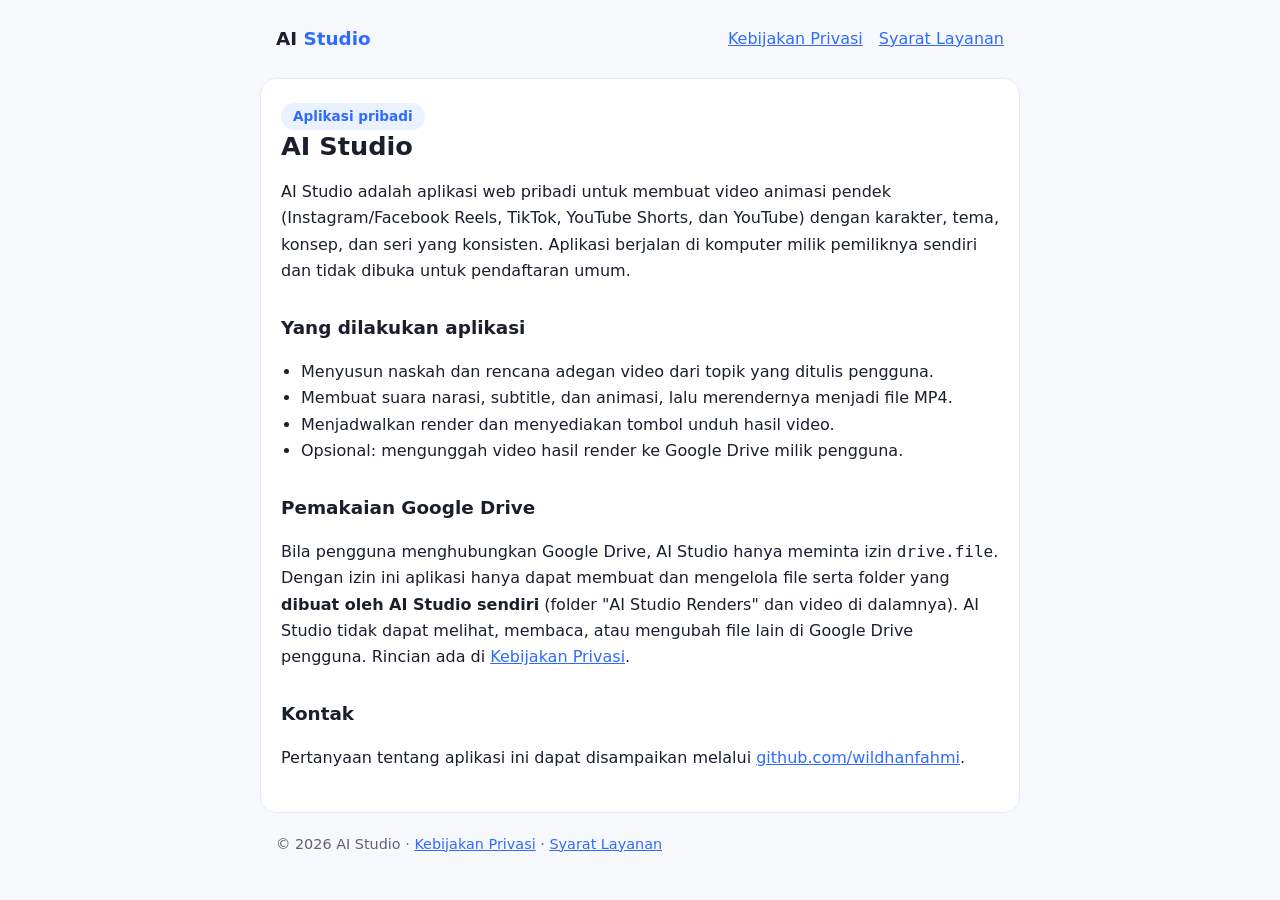
<file: index.html>
<!doctype html>
<html lang="id">
<head>
  <meta charset="utf-8">
  <meta name="viewport" content="width=device-width, initial-scale=1">
  <title>AI Studio</title>
  <meta name="description" content="AI Studio: aplikasi pribadi untuk membuat video animasi pendek dengan karakter, tema, dan konsep yang konsisten.">
  <link rel="stylesheet" href="style.css">
</head>
<body>
  <header>
    <a class="brand" href="./">AI <span>Studio</span></a>
    <nav>
      <a href="privacy.html">Kebijakan Privasi</a>
      <a href="terms.html">Syarat Layanan</a>
    </nav>
  </header>
  <main>
    <span class="pill">Aplikasi pribadi</span>
    <h1>AI Studio</h1>
    <p>
      AI Studio adalah aplikasi web pribadi untuk membuat video animasi pendek (Instagram/Facebook Reels, TikTok,
      YouTube Shorts, dan YouTube) dengan karakter, tema, konsep, dan seri yang konsisten. Aplikasi berjalan di
      komputer milik pemiliknya sendiri dan tidak dibuka untuk pendaftaran umum.
    </p>

    <h2>Yang dilakukan aplikasi</h2>
    <ul>
      <li>Menyusun naskah dan rencana adegan video dari topik yang ditulis pengguna.</li>
      <li>Membuat suara narasi, subtitle, dan animasi, lalu merendernya menjadi file MP4.</li>
      <li>Menjadwalkan render dan menyediakan tombol unduh hasil video.</li>
      <li>Opsional: mengunggah video hasil render ke Google Drive milik pengguna.</li>
    </ul>

    <h2>Pemakaian Google Drive</h2>
    <p>
      Bila pengguna menghubungkan Google Drive, AI Studio hanya meminta izin <code>drive.file</code>. Dengan izin ini
      aplikasi hanya dapat membuat dan mengelola file serta folder yang <strong>dibuat oleh AI Studio sendiri</strong>
      (folder "AI Studio Renders" dan video di dalamnya). AI Studio tidak dapat melihat, membaca, atau mengubah file
      lain di Google Drive pengguna. Rincian ada di <a href="privacy.html">Kebijakan Privasi</a>.
    </p>

    <h2>Kontak</h2>
    <p>Pertanyaan tentang aplikasi ini dapat disampaikan melalui <a href="https://github.com/wildhanfahmi">github.com/wildhanfahmi</a>.</p>
  </main>
  <footer>
    © 2026 AI Studio · <a href="privacy.html">Kebijakan Privasi</a> · <a href="terms.html">Syarat Layanan</a>
  </footer>
</body>
</html>
</file>
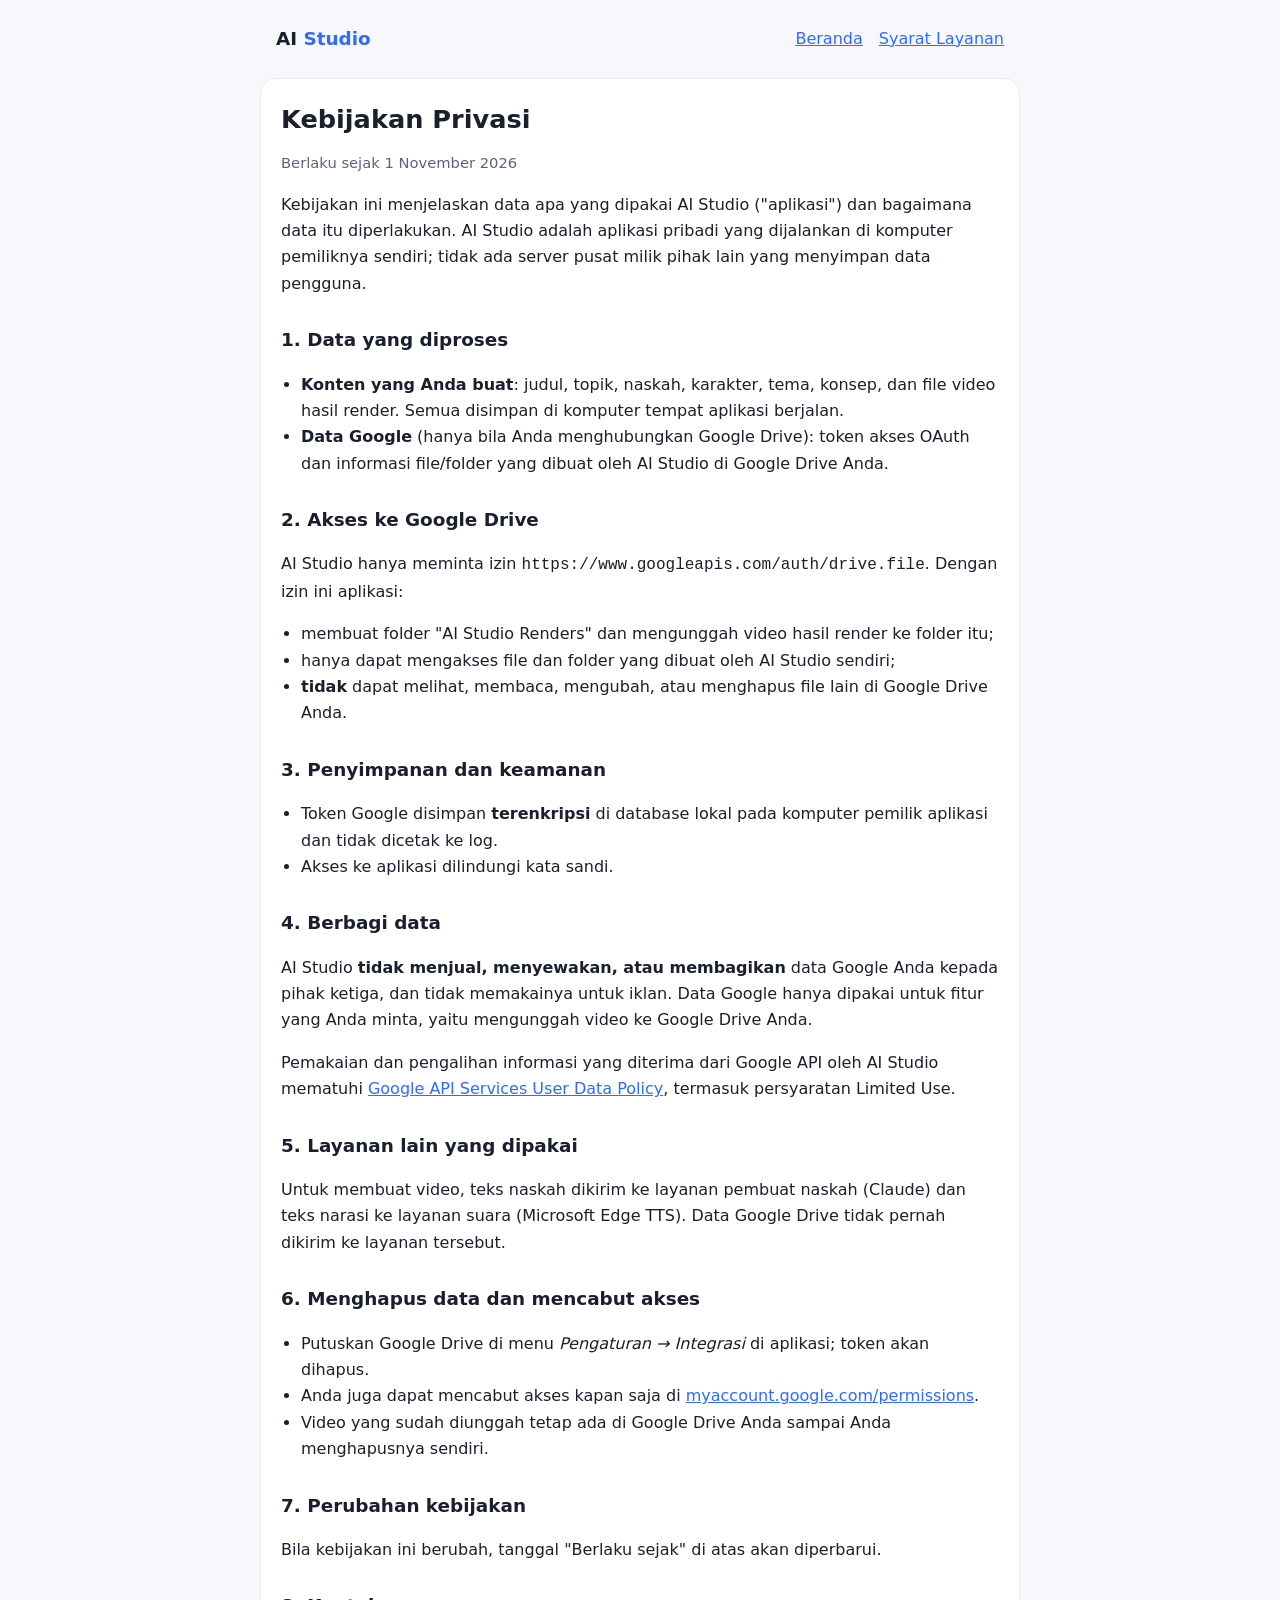
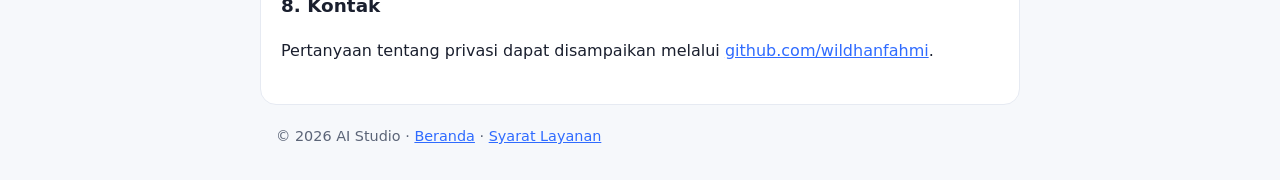
<file: privacy.html>
<!doctype html>
<html lang="id">
<head>
  <meta charset="utf-8">
  <meta name="viewport" content="width=device-width, initial-scale=1">
  <title>Kebijakan Privasi AI Studio</title>
  <meta name="description" content="Kebijakan privasi AI Studio, termasuk pemakaian data Google Drive.">
  <link rel="stylesheet" href="style.css">
</head>
<body>
  <header>
    <a class="brand" href="./">AI <span>Studio</span></a>
    <nav>
      <a href="./">Beranda</a>
      <a href="terms.html">Syarat Layanan</a>
    </nav>
  </header>
  <main>
    <h1>Kebijakan Privasi</h1>
    <p class="muted">Berlaku sejak 1 November 2026</p>

    <p>
      Kebijakan ini menjelaskan data apa yang dipakai AI Studio ("aplikasi") dan bagaimana data itu diperlakukan.
      AI Studio adalah aplikasi pribadi yang dijalankan di komputer pemiliknya sendiri; tidak ada server pusat milik
      pihak lain yang menyimpan data pengguna.
    </p>

    <h2>1. Data yang diproses</h2>
    <ul>
      <li><strong>Konten yang Anda buat</strong>: judul, topik, naskah, karakter, tema, konsep, dan file video hasil
        render. Semua disimpan di komputer tempat aplikasi berjalan.</li>
      <li><strong>Data Google</strong> (hanya bila Anda menghubungkan Google Drive): token akses OAuth dan informasi
        file/folder yang dibuat oleh AI Studio di Google Drive Anda.</li>
    </ul>

    <h2>2. Akses ke Google Drive</h2>
    <p>
      AI Studio hanya meminta izin <code>https://www.googleapis.com/auth/drive.file</code>. Dengan izin ini aplikasi:
    </p>
    <ul>
      <li>membuat folder "AI Studio Renders" dan mengunggah video hasil render ke folder itu;</li>
      <li>hanya dapat mengakses file dan folder yang dibuat oleh AI Studio sendiri;</li>
      <li><strong>tidak</strong> dapat melihat, membaca, mengubah, atau menghapus file lain di Google Drive Anda.</li>
    </ul>

    <h2>3. Penyimpanan dan keamanan</h2>
    <ul>
      <li>Token Google disimpan <strong>terenkripsi</strong> di database lokal pada komputer pemilik aplikasi dan tidak
        dicetak ke log.</li>
      <li>Akses ke aplikasi dilindungi kata sandi.</li>
    </ul>

    <h2>4. Berbagi data</h2>
    <p>
      AI Studio <strong>tidak menjual, menyewakan, atau membagikan</strong> data Google Anda kepada pihak ketiga, dan
      tidak memakainya untuk iklan. Data Google hanya dipakai untuk fitur yang Anda minta, yaitu mengunggah video ke
      Google Drive Anda.
    </p>
    <p>
      Pemakaian dan pengalihan informasi yang diterima dari Google API oleh AI Studio mematuhi
      <a href="https://developers.google.com/terms/api-services-user-data-policy">Google API Services User Data Policy</a>,
      termasuk persyaratan Limited Use.
    </p>

    <h2>5. Layanan lain yang dipakai</h2>
    <p>
      Untuk membuat video, teks naskah dikirim ke layanan pembuat naskah (Claude) dan teks narasi ke layanan suara
      (Microsoft Edge TTS). Data Google Drive tidak pernah dikirim ke layanan tersebut.
    </p>

    <h2>6. Menghapus data dan mencabut akses</h2>
    <ul>
      <li>Putuskan Google Drive di menu <em>Pengaturan → Integrasi</em> di aplikasi; token akan dihapus.</li>
      <li>Anda juga dapat mencabut akses kapan saja di
        <a href="https://myaccount.google.com/permissions">myaccount.google.com/permissions</a>.</li>
      <li>Video yang sudah diunggah tetap ada di Google Drive Anda sampai Anda menghapusnya sendiri.</li>
    </ul>

    <h2>7. Perubahan kebijakan</h2>
    <p>Bila kebijakan ini berubah, tanggal "Berlaku sejak" di atas akan diperbarui.</p>

    <h2>8. Kontak</h2>
    <p>Pertanyaan tentang privasi dapat disampaikan melalui <a href="https://github.com/wildhanfahmi">github.com/wildhanfahmi</a>.</p>
  </main>
  <footer>
    © 2026 AI Studio · <a href="./">Beranda</a> · <a href="terms.html">Syarat Layanan</a>
  </footer>
</body>
</html>
</file>
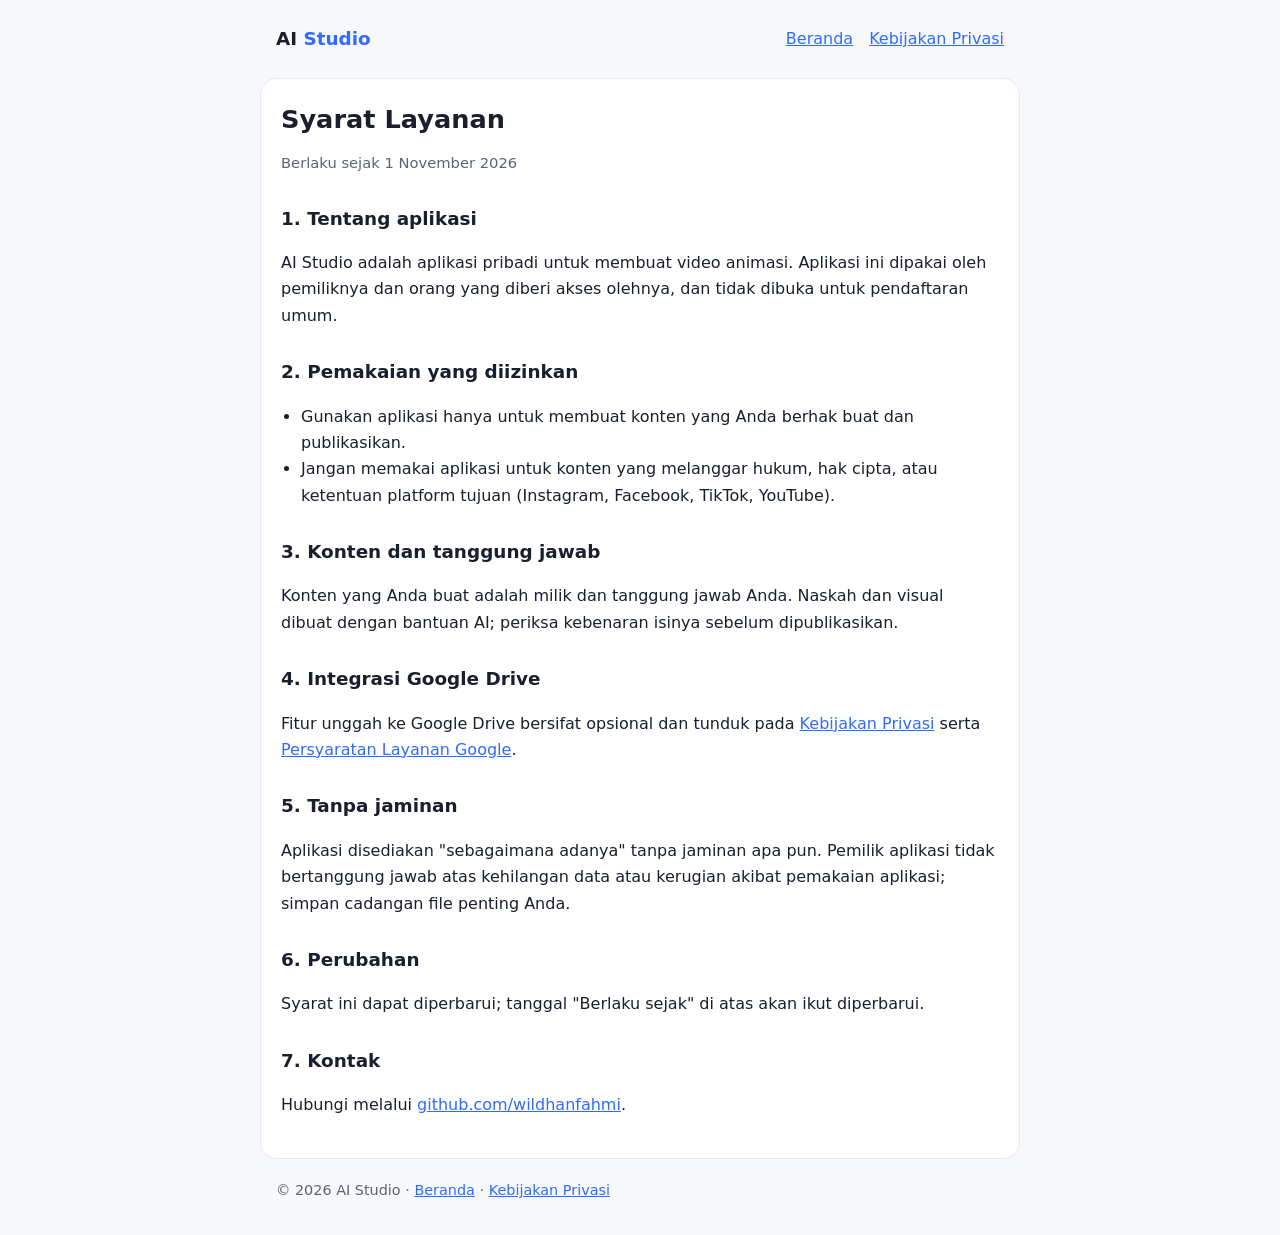
<file: terms.html>
<!doctype html>
<html lang="id">
<head>
  <meta charset="utf-8">
  <meta name="viewport" content="width=device-width, initial-scale=1">
  <title>Syarat Layanan AI Studio</title>
  <meta name="description" content="Syarat layanan pemakaian AI Studio.">
  <link rel="stylesheet" href="style.css">
</head>
<body>
  <header>
    <a class="brand" href="./">AI <span>Studio</span></a>
    <nav>
      <a href="./">Beranda</a>
      <a href="privacy.html">Kebijakan Privasi</a>
    </nav>
  </header>
  <main>
    <h1>Syarat Layanan</h1>
    <p class="muted">Berlaku sejak 1 November 2026</p>

    <h2>1. Tentang aplikasi</h2>
    <p>
      AI Studio adalah aplikasi pribadi untuk membuat video animasi. Aplikasi ini dipakai oleh pemiliknya dan orang
      yang diberi akses olehnya, dan tidak dibuka untuk pendaftaran umum.
    </p>

    <h2>2. Pemakaian yang diizinkan</h2>
    <ul>
      <li>Gunakan aplikasi hanya untuk membuat konten yang Anda berhak buat dan publikasikan.</li>
      <li>Jangan memakai aplikasi untuk konten yang melanggar hukum, hak cipta, atau ketentuan platform tujuan
        (Instagram, Facebook, TikTok, YouTube).</li>
    </ul>

    <h2>3. Konten dan tanggung jawab</h2>
    <p>
      Konten yang Anda buat adalah milik dan tanggung jawab Anda. Naskah dan visual dibuat dengan bantuan AI; periksa
      kebenaran isinya sebelum dipublikasikan.
    </p>

    <h2>4. Integrasi Google Drive</h2>
    <p>
      Fitur unggah ke Google Drive bersifat opsional dan tunduk pada <a href="privacy.html">Kebijakan Privasi</a> serta
      <a href="https://policies.google.com/terms">Persyaratan Layanan Google</a>.
    </p>

    <h2>5. Tanpa jaminan</h2>
    <p>
      Aplikasi disediakan "sebagaimana adanya" tanpa jaminan apa pun. Pemilik aplikasi tidak bertanggung jawab atas
      kehilangan data atau kerugian akibat pemakaian aplikasi; simpan cadangan file penting Anda.
    </p>

    <h2>6. Perubahan</h2>
    <p>Syarat ini dapat diperbarui; tanggal "Berlaku sejak" di atas akan ikut diperbarui.</p>

    <h2>7. Kontak</h2>
    <p>Hubungi melalui <a href="https://github.com/wildhanfahmi">github.com/wildhanfahmi</a>.</p>
  </main>
  <footer>
    © 2026 AI Studio · <a href="./">Beranda</a> · <a href="privacy.html">Kebijakan Privasi</a>
  </footer>
</body>
</html>
</file>
<file: style.css>
:root {
  --bg: #f6f8fb;
  --surface: #ffffff;
  --text: #1a1f2e;
  --muted: #5b6477;
  --border: #e6eaf2;
  --accent: #2f6bff;
  --accent-soft: #eaf1ff;
}
@media (prefers-color-scheme: dark) {
  :root {
    --bg: #0f1420;
    --surface: #171d2b;
    --text: #e8ecf4;
    --muted: #a3acbf;
    --border: #2a3245;
    --accent: #7aa2ff;
    --accent-soft: #1d2a4a;
  }
}
* { box-sizing: border-box; }
body {
  margin: 0;
  background: var(--bg);
  color: var(--text);
  font: 16px/1.65 system-ui, -apple-system, "Segoe UI", Roboto, sans-serif;
}
header, main, footer { max-width: 760px; margin: 0 auto; padding: 0 16px; }
header { display: flex; align-items: center; justify-content: space-between; gap: 12px; padding-top: 24px; flex-wrap: wrap; }
.brand { font-weight: 700; font-size: 1.15rem; color: var(--text); text-decoration: none; }
.brand span { color: var(--accent); }
nav { display: flex; gap: 16px; flex-wrap: wrap; }
nav a, main a, footer a { color: var(--accent); }
main {
  margin-top: 24px;
  background: var(--surface);
  border: 1px solid var(--border);
  border-radius: 16px;
  padding: 24px 20px;
}
h1 { font-size: 1.6rem; line-height: 1.3; margin: 0 0 8px; }
h2 { font-size: 1.15rem; margin: 28px 0 8px; }
p, li { color: var(--text); }
.muted { color: var(--muted); font-size: 0.92rem; }
.pill { display: inline-block; background: var(--accent-soft); color: var(--accent); border-radius: 999px; padding: 2px 12px; font-size: 0.85rem; font-weight: 600; }
ul { padding-left: 20px; }
footer { padding-top: 20px; padding-bottom: 32px; color: var(--muted); font-size: 0.9rem; }
</file>
